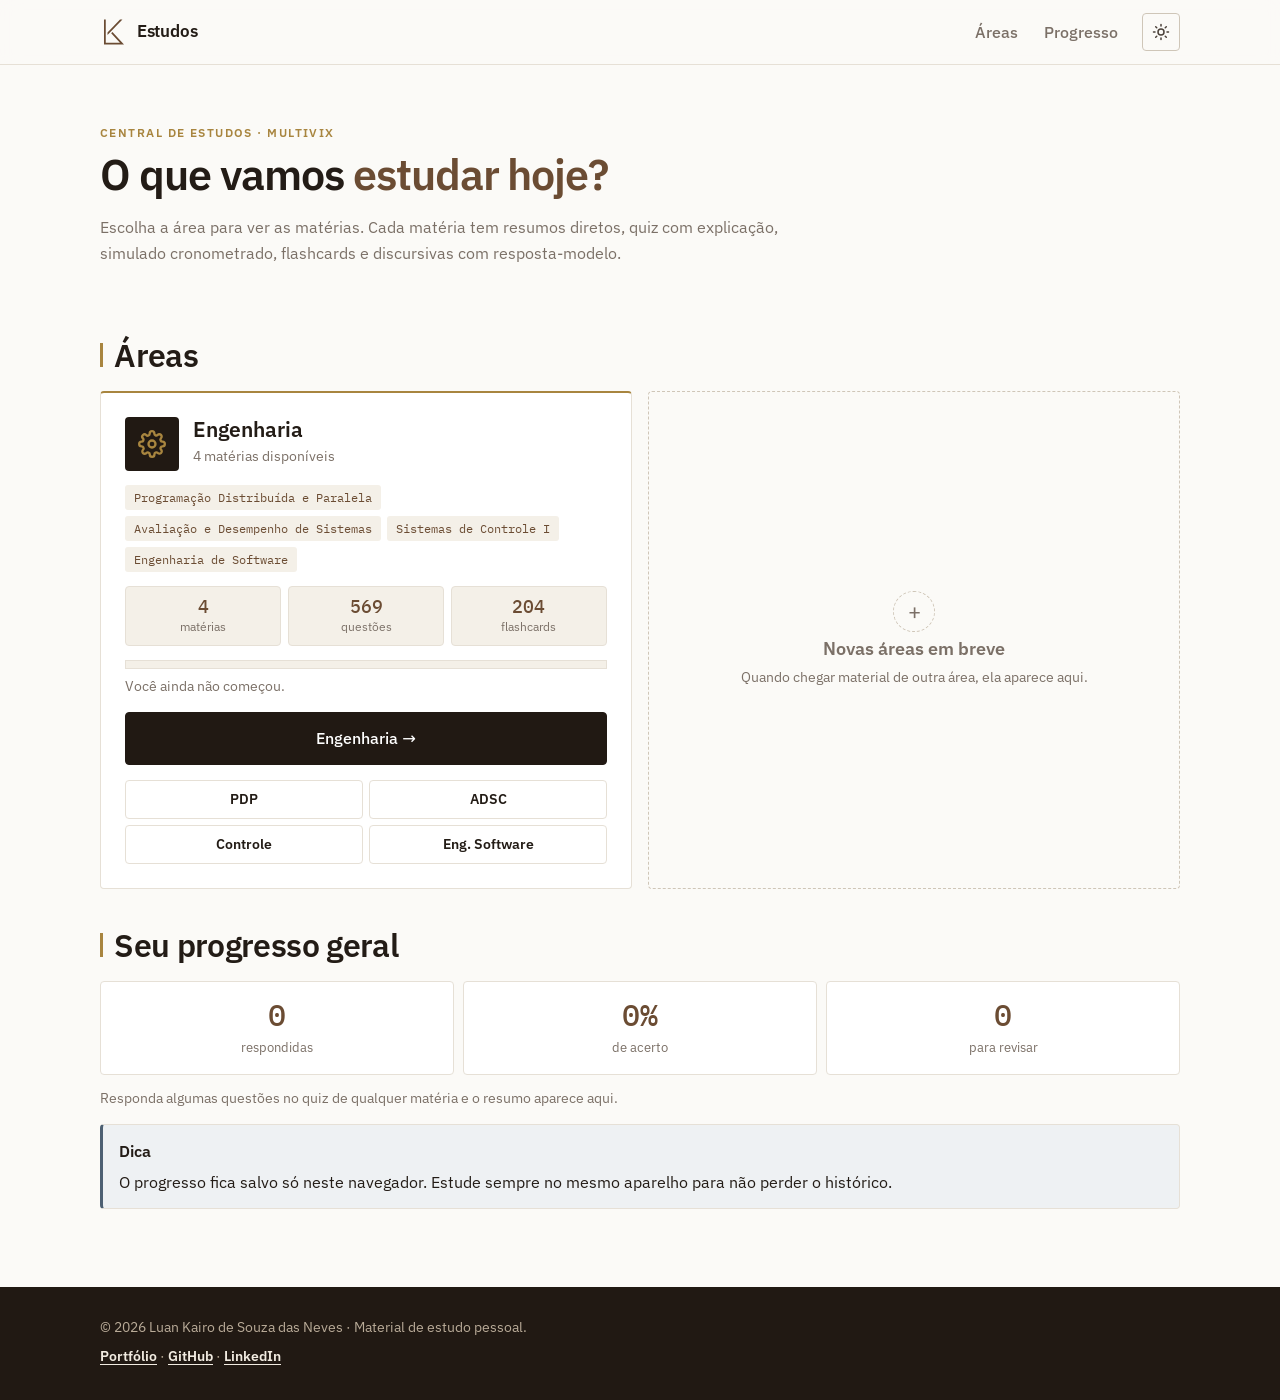
<file: index.html>
<!doctype html>
<html lang="pt-BR">
<head>
  <meta charset="utf-8">
  <meta name="viewport" content="width=device-width, initial-scale=1, viewport-fit=cover">
  <title>Estudos · Central de áreas</title>
  <meta name="description" content="Central de estudos: escolha a área e a matéria para acessar resumos, quiz, simulado, flashcards e discursivas.">
  <meta name="author" content="Luan Kairo de Souza das Neves">
  <meta name="theme-color" content="#fbfaf7" media="(prefers-color-scheme: light)">
  <meta name="theme-color" content="#15100c" media="(prefers-color-scheme: dark)">
  <link rel="icon" type="image/svg+xml" href="data:image/svg+xml,%3Csvg xmlns='http://www.w3.org/2000/svg' viewBox='8 8 48 48'%3E%3Cpath fill='%23a8853f' d='M14.41 10 L17.52 10 L17.52 50.89 L42.49 50.89 L27 34.11 L29.29 32 L49.59 54 L14.41 54 Z M42.57 10 L46.88 10 L20.58 37.32 L20.58 32.84 Z'/%3E%3C/svg%3E">
  <link rel="stylesheet" href="css/style.css">
  <script>
    (() => {
      let t = null;
      try { t = localStorage.getItem('theme'); } catch (e) {}
      document.documentElement.dataset.theme = t || (matchMedia('(prefers-color-scheme: dark)').matches ? 'dark' : 'light');
    })();
  </script>
</head>
<body>
<header class="header">
  <nav class="container topbar" aria-label="Principal">
    <a class="brand" href="./">
      <svg class="mark" viewBox="0 0 64 64" width="28" height="28" aria-hidden="true">
        <rect width="64" height="64" rx="12"/>
        <path d="M14.41 10 L17.52 10 L17.52 50.89 L42.49 50.89 L27 34.11 L29.29 32 L49.59 54 L14.41 54 Z M42.57 10 L46.88 10 L20.58 37.32 L20.58 32.84 Z"/>
      </svg>
      <span>Estudos</span>
    </a>
    <ul class="menu" id="nav">
      <li><a href="#areas">Áreas</a></li>
      <li><a href="#progresso">Progresso</a></li>
    </ul>
    <button class="theme-toggle" id="theme-toggle" type="button" aria-label="Alternar modo escuro" title="Alternar tema">
      <svg class="icon-sun" width="18" height="18" viewBox="0 0 24 24" fill="none" stroke="currentColor" stroke-width="2" stroke-linecap="round" aria-hidden="true"><circle cx="12" cy="12" r="4"/><path d="M12 2v2M12 20v2M4.93 4.93l1.41 1.41M17.66 17.66l1.41 1.41M2 12h2M20 12h2M4.93 19.07l1.41-1.41M17.66 6.34l1.41-1.41"/></svg>
      <svg class="icon-moon" width="18" height="18" viewBox="0 0 24 24" fill="none" stroke="currentColor" stroke-width="2" stroke-linecap="round" stroke-linejoin="round" aria-hidden="true"><path d="M21 12.79A9 9 0 1 1 11.21 3 7 7 0 0 0 21 12.79z"/></svg>
    </button>
  </nav>
</header>

<main class="container">
  <div class="hero">
    <p class="eyebrow">Central de estudos · Multivix</p>
    <h1>O que vamos <em>estudar hoje?</em></h1>
    <p class="lead">Escolha a área para ver as matérias. Cada matéria tem resumos diretos, quiz com explicação, simulado cronometrado, flashcards e discursivas com resposta-modelo.</p>
  </div>

  <h2 class="section-title" id="areas">Áreas</h2>
  <div class="subjects">
    <article class="card subject area" data-subjects="pdp-progresso-v1:132,adsc-progresso-v1:166,ctrl-progresso-v1:134,es-progresso-v1:137">
      <div class="subject-head">
        <span class="badge" aria-hidden="true">
          <svg width="28" height="28" viewBox="0 0 24 24" fill="none" stroke="currentColor" stroke-width="2" stroke-linecap="round" stroke-linejoin="round"><circle cx="12" cy="12" r="3"/><path d="M19.4 15a1.65 1.65 0 0 0 .33 1.82l.06.06a2 2 0 1 1-2.83 2.83l-.06-.06a1.65 1.65 0 0 0-1.82-.33 1.65 1.65 0 0 0-1 1.51V21a2 2 0 1 1-4 0v-.09A1.65 1.65 0 0 0 9 19.4a1.65 1.65 0 0 0-1.82.33l-.06.06a2 2 0 1 1-2.83-2.83l.06-.06A1.65 1.65 0 0 0 4.68 15a1.65 1.65 0 0 0-1.51-1H3a2 2 0 1 1 0-4h.09A1.65 1.65 0 0 0 4.6 9a1.65 1.65 0 0 0-.33-1.82l-.06-.06a2 2 0 1 1 2.83-2.83l.06.06A1.65 1.65 0 0 0 9 4.68a1.65 1.65 0 0 0 1-1.51V3a2 2 0 1 1 4 0v.09a1.65 1.65 0 0 0 1 1.51 1.65 1.65 0 0 0 1.82-.33l.06-.06a2 2 0 1 1 2.83 2.83l-.06.06A1.65 1.65 0 0 0 19.4 9a1.65 1.65 0 0 0 1.51 1H21a2 2 0 1 1 0 4h-.09a1.65 1.65 0 0 0-1.51 1z"/></svg>
        </span>
        <div>
          <h3>Engenharia</h3>
          <p class="muted small">4 matérias disponíveis</p>
        </div>
      </div>
      <ul class="tags">
        <li class="tag">Programação Distribuída e Paralela</li>
        <li class="tag">Avaliação e Desempenho de Sistemas</li>
        <li class="tag">Sistemas de Controle I</li>
        <li class="tag">Engenharia de Software</li>
      </ul>
      <ul class="counts counts-3">
        <li><b>4</b><span>matérias</span></li>
        <li><b>569</b><span>questões</span></li>
        <li><b>204</b><span>flashcards</span></li>
      </ul>
      <div class="subject-prog">
        <div class="bar"><div></div></div>
        <p class="small muted prog-text">Você ainda não começou.</p>
      </div>
      <a class="btn btn-primary go" href="engenharia/">Engenharia →</a>
      <nav class="quick quick-2" aria-label="Ir direto para uma matéria de Engenharia">
        <a href="/estudo-programacao-distribuida/">PDP</a>
        <a href="/estudo-avaliacao-desempenho/">ADSC</a>
        <a href="/estudo-sistemas-controle/">Controle</a>
        <a href="/estudo-engenharia-software/">Eng. Software</a>
      </nav>
    </article>

    <div class="card area-soon" aria-label="Novas áreas em breve">
      <span class="soon-icon" aria-hidden="true">+</span>
      <h3>Novas áreas em breve</h3>
      <p class="muted small">Quando chegar material de outra área, ela aparece aqui.</p>
    </div>
  </div>

  <h2 class="section-title" id="progresso">Seu progresso geral</h2>
  <div class="stats">
    <div class="card stat"><b id="st-total">0</b><span>respondidas</span></div>
    <div class="card stat"><b id="st-acerto">0%</b><span>de acerto</span></div>
    <div class="card stat"><b id="st-erradas">0</b><span>para revisar</span></div>
  </div>
  <p class="small muted" id="st-dica">Responda algumas questões no quiz de qualquer matéria e o resumo aparece aqui.</p>
  <div class="callout info"><span class="ct">Dica</span>O progresso fica salvo só neste navegador. Estude sempre no mesmo aparelho para não perder o histórico.</div>
</main>

<footer class="footer">
  <div class="container">
    <p class="muted">© <span id="ano">2026</span> Luan Kairo de Souza das Neves · Material de estudo pessoal.</p>
    <p class="muted"><a href="https://luan-k10.github.io/">Portfólio</a> · <a href="https://github.com/luan-k10">GitHub</a> · <a href="https://www.linkedin.com/in/luankairo/">LinkedIn</a></p>
  </div>
</footer>

<script src="js/app.js"></script>
</body>
</html>
</file>
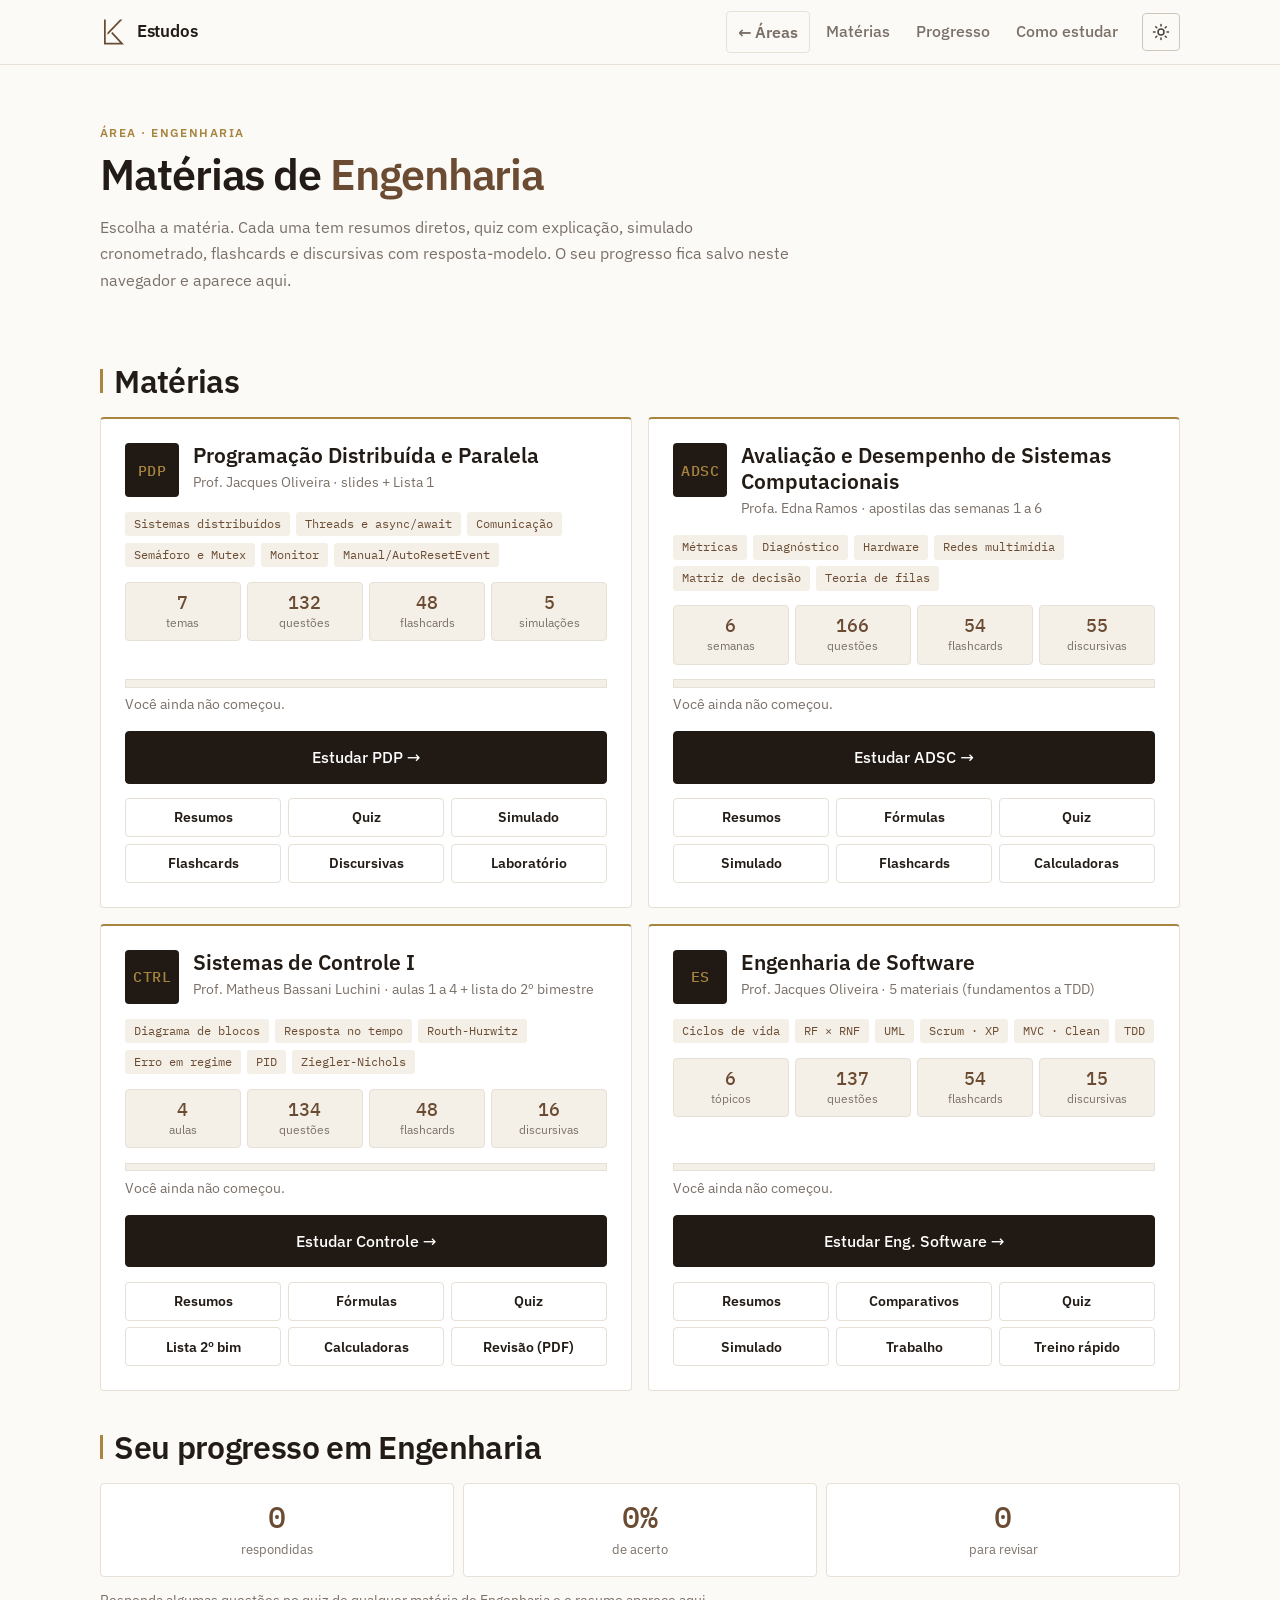
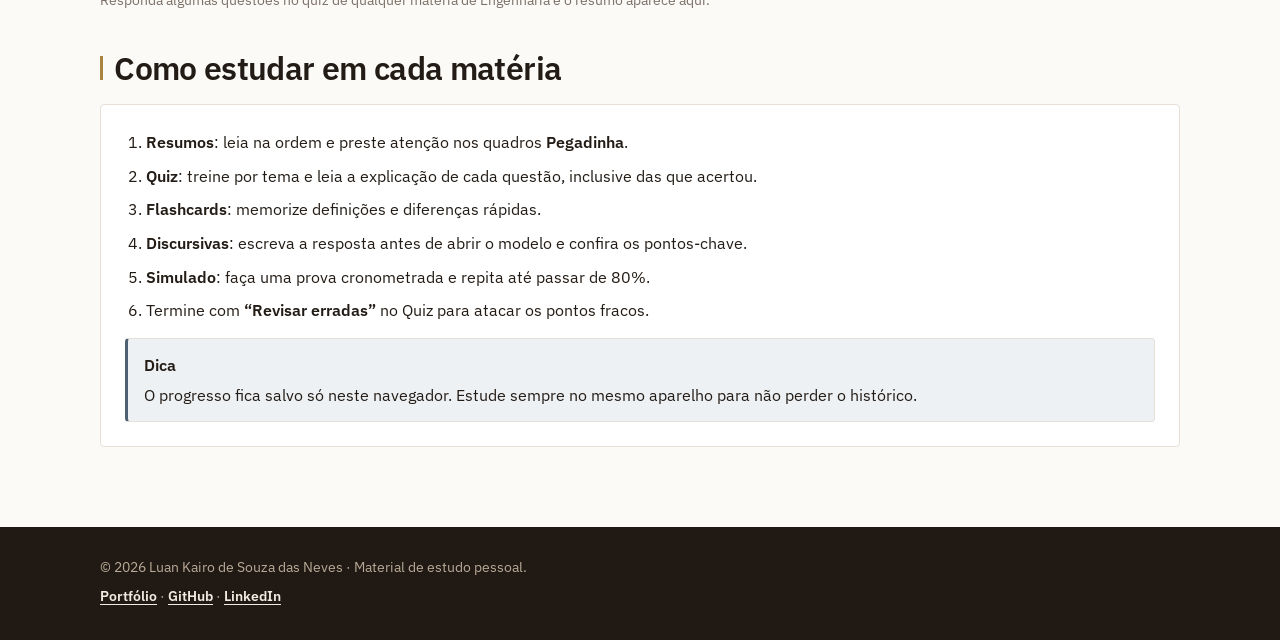
<file: engenharia/index.html>
<!doctype html>
<html lang="pt-BR">
<head>
  <meta charset="utf-8">
  <meta name="viewport" content="width=device-width, initial-scale=1, viewport-fit=cover">
  <title>Engenharia · Estudos</title>
  <meta name="description" content="Matérias de Engenharia: escolha a matéria e acesse resumos, quiz, simulado, flashcards e discursivas.">
  <meta name="author" content="Luan Kairo de Souza das Neves">
  <meta name="theme-color" content="#fbfaf7" media="(prefers-color-scheme: light)">
  <meta name="theme-color" content="#15100c" media="(prefers-color-scheme: dark)">
  <link rel="icon" type="image/svg+xml" href="data:image/svg+xml,%3Csvg xmlns='http://www.w3.org/2000/svg' viewBox='8 8 48 48'%3E%3Cpath fill='%23a8853f' d='M14.41 10 L17.52 10 L17.52 50.89 L42.49 50.89 L27 34.11 L29.29 32 L49.59 54 L14.41 54 Z M42.57 10 L46.88 10 L20.58 37.32 L20.58 32.84 Z'/%3E%3C/svg%3E">
  <link rel="stylesheet" href="../css/style.css">
  <script>
    (() => {
      let t = null;
      try { t = localStorage.getItem('theme'); } catch (e) {}
      document.documentElement.dataset.theme = t || (matchMedia('(prefers-color-scheme: dark)').matches ? 'dark' : 'light');
    })();
  </script>
</head>
<body>
<header class="header">
  <nav class="container topbar" aria-label="Principal">
    <a class="brand" href="/estudos/">
      <svg class="mark" viewBox="0 0 64 64" width="28" height="28" aria-hidden="true">
        <rect width="64" height="64" rx="12"/>
        <path d="M14.41 10 L17.52 10 L17.52 50.89 L42.49 50.89 L27 34.11 L29.29 32 L49.59 54 L14.41 54 Z M42.57 10 L46.88 10 L20.58 37.32 L20.58 32.84 Z"/>
      </svg>
      <span>Estudos</span>
    </a>
    <ul class="menu" id="nav">
      <li><a class="menu-home" href="/estudos/" title="Escolher outra área">← Áreas</a></li>
      <li><a href="#materias">Matérias</a></li>
      <li><a href="#progresso">Progresso</a></li>
      <li><a href="#como-estudar">Como estudar</a></li>
    </ul>
    <button class="theme-toggle" id="theme-toggle" type="button" aria-label="Alternar modo escuro" title="Alternar tema">
      <svg class="icon-sun" width="18" height="18" viewBox="0 0 24 24" fill="none" stroke="currentColor" stroke-width="2" stroke-linecap="round" aria-hidden="true"><circle cx="12" cy="12" r="4"/><path d="M12 2v2M12 20v2M4.93 4.93l1.41 1.41M17.66 17.66l1.41 1.41M2 12h2M20 12h2M4.93 19.07l1.41-1.41M17.66 6.34l1.41-1.41"/></svg>
      <svg class="icon-moon" width="18" height="18" viewBox="0 0 24 24" fill="none" stroke="currentColor" stroke-width="2" stroke-linecap="round" stroke-linejoin="round" aria-hidden="true"><path d="M21 12.79A9 9 0 1 1 11.21 3 7 7 0 0 0 21 12.79z"/></svg>
    </button>
  </nav>
</header>

<main class="container">
  <div class="hero">
    <p class="eyebrow">Área · Engenharia</p>
    <h1>Matérias de <em>Engenharia</em></h1>
    <p class="lead">Escolha a matéria. Cada uma tem resumos diretos, quiz com explicação, simulado cronometrado, flashcards e discursivas com resposta-modelo. O seu progresso fica salvo neste navegador e aparece aqui.</p>
  </div>

  <h2 class="section-title" id="materias">Matérias</h2>
  <div class="subjects">
    <article class="card subject" data-key="pdp-progresso-v1" data-total="132">
      <div class="subject-head">
        <span class="badge" aria-hidden="true">PDP</span>
        <div>
          <h3>Programação Distribuída e Paralela</h3>
          <p class="muted small">Prof. Jacques Oliveira · slides + Lista 1</p>
        </div>
      </div>
      <ul class="tags">
        <li class="tag">Sistemas distribuídos</li><li class="tag">Threads e async/await</li><li class="tag">Comunicação</li>
        <li class="tag">Semáforo e Mutex</li><li class="tag">Monitor</li><li class="tag">Manual/AutoResetEvent</li>
      </ul>
      <ul class="counts">
        <li><b>7</b><span>temas</span></li>
        <li><b>132</b><span>questões</span></li>
        <li><b>48</b><span>flashcards</span></li>
        <li><b>5</b><span>simulações</span></li>
      </ul>
      <div class="subject-prog">
        <div class="bar"><div></div></div>
        <p class="small muted prog-text">Você ainda não começou.</p>
      </div>
      <a class="btn btn-primary go" href="/estudo-programacao-distribuida/">Estudar PDP →</a>
      <nav class="quick" aria-label="Atalhos de PDP">
        <a href="/estudo-programacao-distribuida/#resumos">Resumos</a>
        <a href="/estudo-programacao-distribuida/#quiz">Quiz</a>
        <a href="/estudo-programacao-distribuida/#simulado">Simulado</a>
        <a href="/estudo-programacao-distribuida/#flash">Flashcards</a>
        <a href="/estudo-programacao-distribuida/#discursivas">Discursivas</a>
        <a href="/estudo-programacao-distribuida/#lab">Laboratório</a>
      </nav>
    </article>

    <article class="card subject" data-key="adsc-progresso-v1" data-total="166">
      <div class="subject-head">
        <span class="badge" aria-hidden="true">ADSC</span>
        <div>
          <h3>Avaliação e Desempenho de Sistemas Computacionais</h3>
          <p class="muted small">Profa. Edna Ramos · apostilas das semanas 1 a 6</p>
        </div>
      </div>
      <ul class="tags">
        <li class="tag">Métricas</li><li class="tag">Diagnóstico</li><li class="tag">Hardware</li>
        <li class="tag">Redes multimídia</li><li class="tag">Matriz de decisão</li><li class="tag">Teoria de filas</li>
      </ul>
      <ul class="counts">
        <li><b>6</b><span>semanas</span></li>
        <li><b>166</b><span>questões</span></li>
        <li><b>54</b><span>flashcards</span></li>
        <li><b>55</b><span>discursivas</span></li>
      </ul>
      <div class="subject-prog">
        <div class="bar"><div></div></div>
        <p class="small muted prog-text">Você ainda não começou.</p>
      </div>
      <a class="btn btn-primary go" href="/estudo-avaliacao-desempenho/">Estudar ADSC →</a>
      <nav class="quick" aria-label="Atalhos de ADSC">
        <a href="/estudo-avaliacao-desempenho/#resumos">Resumos</a>
        <a href="/estudo-avaliacao-desempenho/#formulas">Fórmulas</a>
        <a href="/estudo-avaliacao-desempenho/#quiz">Quiz</a>
        <a href="/estudo-avaliacao-desempenho/#simulado">Simulado</a>
        <a href="/estudo-avaliacao-desempenho/#flash">Flashcards</a>
        <a href="/estudo-avaliacao-desempenho/#calc">Calculadoras</a>
      </nav>
    </article>
    <article class="card subject" data-key="ctrl-progresso-v1" data-total="134">
      <div class="subject-head">
        <span class="badge" aria-hidden="true">CTRL</span>
        <div>
          <h3>Sistemas de Controle I</h3>
          <p class="muted small">Prof. Matheus Bassani Luchini · aulas 1 a 4 + lista do 2º bimestre</p>
        </div>
      </div>
      <ul class="tags">
        <li class="tag">Diagrama de blocos</li><li class="tag">Resposta no tempo</li><li class="tag">Routh-Hurwitz</li>
        <li class="tag">Erro em regime</li><li class="tag">PID</li><li class="tag">Ziegler-Nichols</li>
      </ul>
      <ul class="counts">
        <li><b>4</b><span>aulas</span></li>
        <li><b>134</b><span>questões</span></li>
        <li><b>48</b><span>flashcards</span></li>
        <li><b>16</b><span>discursivas</span></li>
      </ul>
      <div class="subject-prog">
        <div class="bar"><div></div></div>
        <p class="small muted prog-text">Você ainda não começou.</p>
      </div>
      <a class="btn btn-primary go" href="/estudo-sistemas-controle/">Estudar Controle →</a>
      <nav class="quick" aria-label="Atalhos de Sistemas de Controle">
        <a href="/estudo-sistemas-controle/#resumos">Resumos</a>
        <a href="/estudo-sistemas-controle/#formulas">Fórmulas</a>
        <a href="/estudo-sistemas-controle/#quiz">Quiz</a>
        <a href="/estudo-sistemas-controle/#disc">Lista 2º bim</a>
        <a href="/estudo-sistemas-controle/#calc">Calculadoras</a>
        <a href="/estudo-sistemas-controle/revisao-completa-2bim.pdf">Revisão (PDF)</a>
      </nav>
    </article>

    <article class="card subject" data-key="es-progresso-v1" data-total="137">
      <div class="subject-head">
        <span class="badge" aria-hidden="true">ES</span>
        <div>
          <h3>Engenharia de Software</h3>
          <p class="muted small">Prof. Jacques Oliveira · 5 materiais (fundamentos a TDD)</p>
        </div>
      </div>
      <ul class="tags">
        <li class="tag">Ciclos de vida</li><li class="tag">RF × RNF</li><li class="tag">UML</li>
        <li class="tag">Scrum · XP</li><li class="tag">MVC · Clean</li><li class="tag">TDD</li>
      </ul>
      <ul class="counts">
        <li><b>6</b><span>tópicos</span></li>
        <li><b>137</b><span>questões</span></li>
        <li><b>54</b><span>flashcards</span></li>
        <li><b>15</b><span>discursivas</span></li>
      </ul>
      <div class="subject-prog">
        <div class="bar"><div></div></div>
        <p class="small muted prog-text">Você ainda não começou.</p>
      </div>
      <a class="btn btn-primary go" href="/estudo-engenharia-software/">Estudar Eng. Software →</a>
      <nav class="quick" aria-label="Atalhos de Engenharia de Software">
        <a href="/estudo-engenharia-software/#resumos">Resumos</a>
        <a href="/estudo-engenharia-software/#compare">Comparativos</a>
        <a href="/estudo-engenharia-software/#quiz">Quiz</a>
        <a href="/estudo-engenharia-software/#simulado">Simulado</a>
        <a href="/estudo-engenharia-software/#disc">Trabalho</a>
        <a href="/estudo-engenharia-software/#treino">Treino rápido</a>
      </nav>
    </article>
  </div>

  <h2 class="section-title" id="progresso">Seu progresso em Engenharia</h2>
  <div class="stats">
    <div class="card stat"><b id="st-total">0</b><span>respondidas</span></div>
    <div class="card stat"><b id="st-acerto">0%</b><span>de acerto</span></div>
    <div class="card stat"><b id="st-erradas">0</b><span>para revisar</span></div>
  </div>
  <p class="small muted" id="st-dica">Responda algumas questões no quiz de qualquer matéria de Engenharia e o resumo aparece aqui.</p>

  <h2 class="section-title" id="como-estudar">Como estudar em cada matéria</h2>
  <div class="card">
    <ol class="steps">
      <li><b>Resumos</b>: leia na ordem e preste atenção nos quadros <b>Pegadinha</b>.</li>
      <li><b>Quiz</b>: treine por tema e leia a explicação de cada questão, inclusive das que acertou.</li>
      <li><b>Flashcards</b>: memorize definições e diferenças rápidas.</li>
      <li><b>Discursivas</b>: escreva a resposta antes de abrir o modelo e confira os pontos-chave.</li>
      <li><b>Simulado</b>: faça uma prova cronometrada e repita até passar de 80%.</li>
      <li>Termine com <b>“Revisar erradas”</b> no Quiz para atacar os pontos fracos.</li>
    </ol>
    <div class="callout info"><span class="ct">Dica</span>O progresso fica salvo só neste navegador. Estude sempre no mesmo aparelho para não perder o histórico.</div>
  </div>
</main>

<footer class="footer">
  <div class="container">
    <p class="muted">© <span id="ano">2026</span> Luan Kairo de Souza das Neves · Material de estudo pessoal.</p>
    <p class="muted"><a href="https://luan-k10.github.io/">Portfólio</a> · <a href="https://github.com/luan-k10">GitHub</a> · <a href="https://www.linkedin.com/in/luankairo/">LinkedIn</a></p>
  </div>
</footer>

<script src="../js/app.js"></script>
</body>
</html>
</file>
<file: css/style.css>
@font-face { font-family: 'IBM Plex Sans'; font-style: normal; font-weight: 400; font-display: swap; src: url('../fonts/ibm-plex-sans-latin-400-normal.woff2') format('woff2'); }
@font-face { font-family: 'IBM Plex Sans'; font-style: normal; font-weight: 500; font-display: swap; src: url('../fonts/ibm-plex-sans-latin-500-normal.woff2') format('woff2'); }
@font-face { font-family: 'IBM Plex Sans'; font-style: normal; font-weight: 600; font-display: swap; src: url('../fonts/ibm-plex-sans-latin-600-normal.woff2') format('woff2'); }
@font-face { font-family: 'IBM Plex Mono'; font-style: normal; font-weight: 400; font-display: swap; src: url('../fonts/ibm-plex-mono-latin-400-normal.woff2') format('woff2'); }
@font-face { font-family: 'IBM Plex Mono'; font-style: normal; font-weight: 500; font-display: swap; src: url('../fonts/ibm-plex-mono-latin-500-normal.woff2') format('woff2'); }

/* Identidade visual Luan Kairo: marrom e dourado, IBM Plex, claro/escuro. Mobile-first. */
:root {
  --bg: #fbfaf7;
  --bg-elev: #ffffff;
  --bg-sunk: #f4f0e8;
  --text: #231c16;
  --body: #4a4038;
  --muted: #7b7067;
  --border: #e6e0d6;
  --line-strong: #cfc6b8;
  --accent: #6b4c33;
  --accent-soft: #f4f0e8;
  --accent-fill: #211913;
  --on-accent: #ffffff;
  --gold: #a8853f;
  --gold-soft: #f6efe0;
  --mark-bg: #211913;
  --mark-fg: #a8853f;
  --deep: #211913;
  --deep-text: #f1ebe1;
  --deep-body: #b9ab98;
  --ok: #3d6b35;
  --ok-soft: #edf2e6;
  --bad: #a33a2c;
  --bad-soft: #f8ebe6;
  --warn: #8a6514;
  --warn-soft: #f6efe0;
  --info: #4d6072;
  --info-soft: #eef1f3;
  --shadow: none;
  --radius: 4px;
  --maxw: 1080px;
  --sans: 'IBM Plex Sans', system-ui, -apple-system, 'Segoe UI', Roboto, sans-serif;
  --mono: 'IBM Plex Mono', ui-monospace, SFMono-Regular, Consolas, monospace;
  color-scheme: light;
}

:root[data-theme='dark'] {
  --bg: #15100c;
  --bg-elev: #1d1611;
  --bg-sunk: #271e17;
  --text: #f2ece3;
  --body: #c8bbaa;
  --muted: #978a79;
  --border: #2f251d;
  --line-strong: #463829;
  --accent: #c9a874;
  --accent-soft: #271e17;
  --accent-fill: #c49b4e;
  --on-accent: #15100c;
  --gold: #c49b4e;
  --gold-soft: #2a2016;
  --mark-bg: #c49b4e;
  --mark-fg: #15100c;
  --deep: #0e0a07;
  --ok: #8fb87f;
  --ok-soft: #1c2417;
  --bad: #e08a7a;
  --bad-soft: #2c1814;
  --warn: #d6b46a;
  --warn-soft: #2a2016;
  --info: #9fb3c6;
  --info-soft: #1c2228;
  color-scheme: dark;
}


*, *::before, *::after { box-sizing: border-box; }

html {
  scroll-behavior: smooth;
  scroll-padding-top: 7rem;
  -webkit-text-size-adjust: 100%;
  text-size-adjust: 100%;
}
@media (prefers-reduced-motion: reduce) { html { scroll-behavior: auto; } }

body {
  margin: 0;
  font-family: var(--sans);
  font-size: 1rem;
  line-height: 1.65;
  background: var(--bg);
  color: var(--text);
  transition: background-color .2s, color .2s;
  overflow-wrap: break-word;
  min-width: 0;
}

img, svg { max-width: 100%; }
a { color: var(--accent); text-underline-offset: 3px; }
h1, h2, h3, h4 { line-height: 1.25; margin: 0 0 .5rem; }
h3 { margin-top: 1.6rem; font-size: 1.12rem; }
h4 { margin-top: 1.1rem; font-size: 1rem; }
p { margin: 0 0 .8rem; }
ul, ol { padding-left: 1.25rem; margin: 0 0 .9rem; }
li { margin-bottom: .3rem; }
code, .mono { font-family: var(--mono); font-size: .92em; }
.hidden { display: none !important; }
.muted { color: var(--muted); }
.small { font-size: .88rem; }
.center { text-align: center; }

.container { width: min(100% - 1.5rem, var(--maxw)); margin-inline: auto; }
@media (min-width: 600px) { .container { width: min(100% - 2.5rem, var(--maxw)); } }

/* ---------- Header ---------- */
.header {
  position: sticky; top: 0; z-index: 20;
  -webkit-backdrop-filter: blur(10px);
  backdrop-filter: blur(10px);
  background: color-mix(in srgb, var(--bg) 85%, transparent);
  border-bottom: 1px solid var(--border);
}
.topbar {
  display: grid; grid-template-columns: minmax(0, 1fr) auto; align-items: center;
  column-gap: .75rem; padding-top: .5rem;
}
.brand {
  grid-column: 1; grid-row: 1; justify-self: start;
  display: inline-flex; align-items: center; gap: .55rem; min-width: 0; max-width: 100%;
  font-weight: 600; font-size: 1.05rem; color: var(--text); text-decoration: none; min-height: 2.6rem;
}
.topbar .theme-toggle { grid-column: 2; grid-row: 1; }
.topbar .menu { grid-column: 1 / -1; grid-row: 2; margin-top: .35rem; }
.brand span { white-space: nowrap; overflow: hidden; text-overflow: ellipsis; }
.brand small { font-weight: 600; color: var(--muted); font-size: .85rem; }
.mark { flex: none; }
.mark rect { fill: var(--accent-fill); }
.mark path { fill: var(--on-accent); }

.theme-toggle {
  flex: none; display: inline-grid; place-items: center;
  width: 2.4rem; height: 2.4rem; border-radius: var(--radius);
  border: 1px solid var(--border); background: var(--bg-elev); color: var(--text); cursor: pointer;
}
.theme-toggle .icon-moon { display: none; }
[data-theme='dark'] .theme-toggle .icon-sun { display: none; }
[data-theme='dark'] .theme-toggle .icon-moon { display: inline; }

.menu {
  display: flex; gap: .25rem; list-style: none; margin: 0; padding: 0 0 .45rem;
  overflow-x: auto; -webkit-overflow-scrolling: touch; scrollbar-width: none;
}
.menu::-webkit-scrollbar { display: none; }
.menu li { margin: 0; flex: none; }
.menu button {
  display: block; padding: .4rem .7rem; border-radius: var(--radius); border: 0; background: none;
  color: var(--muted); font: inherit; font-weight: 500; white-space: nowrap; cursor: pointer;
}
.menu button:hover { color: var(--text); background: var(--accent-soft); }
.menu button.active { color: var(--accent); background: var(--accent-soft); font-weight: 600; }

@media (min-width: 1000px) {
  .topbar { grid-template-columns: auto minmax(0, 1fr) auto; min-height: 4rem; padding-top: 0; }
  .topbar .menu { grid-column: 2; grid-row: 1; margin: 0; padding: 0; justify-content: flex-end; }
  .topbar .theme-toggle { grid-column: 3; }
}

/* ---------- Layout ---------- */
main { padding-block: 1.5rem 3rem; min-height: 70vh; }
@media (min-width: 760px) { main { padding-block: 2.5rem 4rem; } }
.view { display: none; }
.view.active { display: block; animation: fade .25s ease; }
@keyframes fade { from { opacity: 0; transform: translateY(4px); } to { opacity: 1; transform: none; } }

.section-title {
  font-size: clamp(1.35rem, 5vw, 2rem);
  margin-bottom: 1rem; display: flex; align-items: center; gap: .7rem;
}
.section-title::before {
  content: ''; flex: none; width: .45rem; height: 1.5rem; border-radius: 4px; background: var(--accent);
}
.lead { color: var(--muted); margin-bottom: 1.5rem; max-width: 70ch; }

.card {
  background: var(--bg-elev); border: 1px solid var(--border); border-radius: var(--radius);
  box-shadow: var(--shadow); padding: 1.1rem; margin-bottom: 1rem; min-width: 0;
}
@media (min-width: 600px) { .card { padding: 1.5rem; } }
.card > :last-child { margin-bottom: 0; }

.grid { display: grid; gap: 1rem; grid-template-columns: repeat(auto-fit, minmax(min(100%, 240px), 1fr)); }
.grid > * { min-width: 0; margin-bottom: 0; }
.grid-2 { display: grid; gap: 1rem; grid-template-columns: 1fr; }
@media (min-width: 760px) { .grid-2 { grid-template-columns: 1fr 1fr; } }
.grid-2 > * { min-width: 0; }

/* ---------- Hero ---------- */
.hero { padding: 1.25rem 0 .5rem; }
.eyebrow { color: var(--accent); font-weight: 600; font-size: .85rem; letter-spacing: .04em; text-transform: uppercase; margin-bottom: .4rem; }
.hero h1 { font-size: clamp(1.6rem, 6.5vw, 2.7rem); letter-spacing: -.02em; margin-bottom: .8rem; }
.hero h1 em { font-style: normal; color: var(--accent); }
.hero .actions { display: flex; flex-wrap: wrap; gap: .6rem; margin: 1.2rem 0 1.6rem; }

.stats { display: grid; grid-template-columns: repeat(3, minmax(0, 1fr)); gap: .6rem; margin-bottom: 1rem; }
.stat { text-align: center; padding: .9rem .5rem; margin: 0; }
.stat b { display: block; font-size: clamp(1.3rem, 5vw, 1.9rem); color: var(--accent); line-height: 1.2; }
.stat span { font-size: .8rem; color: var(--muted); }

.prog-row { display: grid; grid-template-columns: minmax(0, 1fr) auto; gap: .2rem .75rem; align-items: center; margin: .55rem 0; font-size: .92rem; }
.prog-row .bar { grid-column: 1 / -1; }
@media (min-width: 600px) {
  .prog-row { grid-template-columns: minmax(0, 15rem) minmax(0, 1fr) 3.5rem; }
  .prog-row .bar { grid-column: auto; }
  .prog-row > span:last-child { text-align: right; }
}
.bar { height: .55rem; background: var(--bg-sunk); border-radius: 99px; overflow: hidden; border: 1px solid var(--border); }
.bar > div { height: 100%; background: var(--accent-fill); border-radius: 99px; transition: width .4s; }

.feature { display: flex; flex-direction: column; gap: .3rem; cursor: pointer; text-align: left; font: inherit; color: inherit; transition: transform .15s, border-color .15s; }
.feature:hover { transform: translateY(-2px); border-color: var(--accent); }
.feature .ico { font-size: 1.5rem; }
.feature b { font-size: 1.02rem; }
.feature span { color: var(--muted); font-size: .9rem; }

/* ---------- Tags / buttons ---------- */
.tags { display: flex; flex-wrap: wrap; gap: .4rem; padding: 0; margin: 0 0 .8rem; list-style: none; }
.tag { font-size: .78rem; padding: .15rem .6rem; border-radius: 999px; background: var(--accent-soft); color: var(--accent); font-weight: 600; margin: 0; }

.btn {
  display: inline-flex; align-items: center; justify-content: center; gap: .45rem;
  padding: .6rem 1rem; border-radius: var(--radius); font: inherit; font-weight: 600; text-decoration: none;
  border: 1px solid var(--border); color: var(--text); background: var(--bg-elev); cursor: pointer;
  transition: transform .15s, border-color .15s, background-color .15s; text-align: center;
}
.btn:hover:not(:disabled) { transform: translateY(-1px); border-color: var(--accent); }
.btn:disabled { opacity: .45; cursor: not-allowed; }
.btn-primary { background: var(--accent-fill); border-color: var(--accent-fill); color: var(--on-accent); }
.btn-sm { padding: .35rem .7rem; font-size: .88rem; }
.btn-warn { border-color: var(--warn); color: var(--warn); }

.chips { display: flex; gap: .4rem; overflow-x: auto; padding-bottom: .4rem; margin-bottom: 1rem; scrollbar-width: thin; }
.chips button {
  flex: none; font: inherit; font-size: .88rem; padding: .35rem .8rem; border-radius: 999px; cursor: pointer;
  border: 1px solid var(--border); background: var(--bg-elev); color: var(--muted); white-space: nowrap;
}
.chips button.active { background: var(--accent-fill); border-color: var(--accent-fill); color: var(--on-accent); font-weight: 600; }

:focus-visible { outline: 2px solid var(--accent); outline-offset: 2px; }

/* ---------- Footer ---------- */
.footer { border-top: 1px solid var(--border); padding-block: 1.75rem; font-size: .9rem; }
.footer p { margin: 0 0 .3rem; }
.footer a { font-weight: 600; }

/* ---------- Central de estudos ---------- */
.menu a {
  display: block; padding: .4rem .7rem; border-radius: var(--radius); color: var(--muted);
  font-weight: 500; white-space: nowrap; text-decoration: none;
}
.menu a:hover { color: var(--text); background: var(--accent-soft); }

.section-title[id] { scroll-margin-top: 7rem; }
h2.section-title { margin-top: 2.25rem; }

.subjects { display: grid; gap: 1rem; grid-template-columns: 1fr; }
@media (min-width: 860px) { .subjects { grid-template-columns: 1fr 1fr; } }
.subject { display: flex; flex-direction: column; gap: .9rem; margin: 0; border-top: 3px solid var(--gold); }
.subject > * { margin: 0; }
.subject-head { display: flex; gap: .85rem; align-items: flex-start; }
.subject-head > div { min-width: 0; }
.subject h3 { margin: 0 0 .15rem; font-size: clamp(1.1rem, 4.5vw, 1.3rem); }
.subject-head p { margin: 0; }
.badge {
  flex: none; display: grid; place-items: center; min-width: 3.4rem; height: 3.4rem; padding: 0 .4rem; border-radius: var(--radius);
  background: var(--accent-fill); color: var(--on-accent); font-weight: 600; font-size: .95rem; letter-spacing: .03em;
}

.counts { display: grid; grid-template-columns: repeat(4, minmax(0, 1fr)); gap: .4rem; list-style: none; padding: 0; }
.counts li {
  margin: 0; text-align: center; padding: .5rem .2rem; border-radius: var(--radius);
  background: var(--bg-sunk); border: 1px solid var(--border); min-width: 0;
}
.counts b { display: block; font-size: 1.15rem; color: var(--accent); line-height: 1.2; }
.counts span { display: block; font-size: .74rem; color: var(--muted); overflow: hidden; text-overflow: ellipsis; }

.subject-prog { margin-top: auto; }
.subject-prog .prog-text { margin: .35rem 0 0; }
.subject .go { width: 100%; padding-block: .75rem; font-size: 1.02rem; }

.quick { display: grid; grid-template-columns: repeat(2, minmax(0, 1fr)); gap: .4rem; }
@media (min-width: 480px) { .quick { grid-template-columns: repeat(3, minmax(0, 1fr)); } }
.quick a {
  display: block; padding: .45rem .5rem; border-radius: var(--radius); border: 1px solid var(--border);
  background: var(--bg-elev); color: var(--text); text-decoration: none; font-size: .86rem; font-weight: 600;
  text-align: center; white-space: nowrap; overflow: hidden; text-overflow: ellipsis;
}
.quick a:hover { border-color: var(--accent); color: var(--accent); }

#st-dica { margin-top: -.25rem; }
.steps { padding-left: 1.3rem; }
.steps li { margin-bottom: .45rem; }

/* ---------- Callout ---------- */
.callout { border-radius: var(--radius); padding: .8rem 1rem; margin: .9rem 0; border: 1px solid var(--border); border-left: 3px solid var(--gold); background: var(--accent-soft); }
.callout > :last-child { margin-bottom: 0; }
.callout.info { border-left-color: var(--info); background: var(--info-soft); }
.callout.warn { border-left-color: var(--warn); background: var(--warn-soft); }
.callout.ok { border-left-color: var(--ok); background: var(--ok-soft); }
.callout .ct { display: block; font-weight: 600; margin-bottom: .25rem; }

/* ---------- Áreas ---------- */
.menu a.menu-home { color: var(--muted); font-weight: 600; border: 1px solid var(--border); }
.menu a.menu-home:hover { color: var(--accent); border-color: var(--accent); background: transparent; }
.counts.counts-3 { grid-template-columns: repeat(3, minmax(0, 1fr)); }
.quick.quick-2 { grid-template-columns: repeat(2, minmax(0, 1fr)); }
.badge svg { display: block; }
.area-soon {
  margin: 0; display: flex; flex-direction: column; align-items: center; justify-content: center; text-align: center;
  gap: .35rem; min-height: 12rem; border: 2px dashed var(--border); background: transparent; box-shadow: none;
}
.area-soon h3 { margin: 0; font-size: 1.1rem; color: var(--muted); }
.area-soon p { margin: 0; max-width: 22rem; }
.soon-icon {
  display: grid; place-items: center; width: 2.6rem; height: 2.6rem; border-radius: 50%;
  border: 2px dashed var(--border); color: var(--muted); font-size: 1.4rem; font-weight: 600; line-height: 1;
}

/* ---------- Identidade visual (sobrescreve o tema anterior) ---------- */
body { font-family: var(--sans); -webkit-font-smoothing: antialiased; }
code, .mono, kbd, pre { font-family: var(--mono); }
h1, h2, h3, h4, b, strong, th { font-weight: 600; }
.mark rect { fill: var(--mark-bg); }
.mark path { fill: var(--mark-fg); }
.brand { font-weight: 600; letter-spacing: -.01em; }
.eyebrow { color: var(--gold); font: 600 .75rem/1.3 var(--sans); letter-spacing: .12em; text-transform: uppercase; }
.hero h1 { font-weight: 600; letter-spacing: -.025em; }
.section-title { font-weight: 600; letter-spacing: -.02em; }
.section-title::before { width: 3px; border-radius: 0; background: var(--gold); }
.card { box-shadow: none; }
.theme-toggle { border-radius: var(--radius); border-color: var(--line-strong); background: transparent; color: var(--body); }
.theme-toggle:hover { border-color: var(--gold); color: var(--text); }
.menu button, .menu a { border-radius: var(--radius); }
.btn { border-radius: var(--radius); font-weight: 500; border-color: var(--line-strong); }
.btn:hover:not(:disabled) { transform: none; border-color: var(--gold); }
.btn-primary { background: var(--accent-fill); border-color: var(--accent-fill); color: var(--on-accent); }
.btn-primary:hover:not(:disabled) { background: color-mix(in srgb, var(--accent-fill) 86%, var(--gold)); border-color: color-mix(in srgb, var(--accent-fill) 86%, var(--gold)); }
.tag { border-radius: 3px; background: var(--bg-sunk); color: var(--accent); font: 400 .76rem/1.5 var(--mono); padding: .2rem .55rem; }
.chips button { border-radius: var(--radius); border-color: var(--line-strong); }
.badge { border-radius: var(--radius); background: var(--mark-bg); color: var(--mark-fg); font-family: var(--mono); font-weight: 500; }
.stat b, .counts b { font-family: var(--mono); font-weight: 500; color: var(--accent); }
.bar { border-radius: 0; background: var(--bg-sunk); }
.bar > div { border-radius: 0; background: var(--gold); }
.callout { border-radius: var(--radius); border-left-width: 3px; border-left-color: var(--gold); background: var(--gold-soft); }
.footer { background: var(--deep); color: var(--deep-body); border-top: 0; }
.footer .muted { color: var(--deep-body); }
.footer a { color: var(--deep-text); }
.footer a:hover { color: var(--gold); }
::selection { background: color-mix(in srgb, var(--gold) 35%, transparent); }
:focus-visible { outline: 2px solid var(--gold); outline-offset: 2px; }
.subject { border-top: 2px solid var(--gold); }
.quick a:hover { border-color: var(--gold); color: var(--text); }
.area-soon { border: 1px dashed var(--line-strong); }
.soon-icon { border: 1px dashed var(--line-strong); font-weight: 400; }

/* Logo sem fundo */
.mark rect { fill: transparent; }
.mark path { fill: var(--accent); transform-box: fill-box; transform-origin: center; transform: scale(1.3); }

/* ---- Menu: nunca esconder itens (desce de linha se não couber) e indica rolagem ---- */
@media (min-width: 1000px) {
  .topbar .menu { justify-content: flex-start; }
  .topbar .menu > li:first-child { margin-left: auto; }
  .topbar.stack { grid-template-columns: minmax(0, 1fr) auto; min-height: 0; padding-top: .5rem; }
  .topbar.stack .menu { grid-column: 1 / -1; grid-row: 2; margin-top: .35rem; padding: 0 0 .45rem; }
  .topbar.stack .menu > li:first-child { margin-left: 0; }
  .topbar.stack .theme-toggle { grid-column: 2; }
}
.menu.fade-r { -webkit-mask-image: linear-gradient(to left, transparent 0, #000 2.5rem); mask-image: linear-gradient(to left, transparent 0, #000 2.5rem); }
.menu.fade-l { -webkit-mask-image: linear-gradient(to right, transparent 0, #000 2.5rem); mask-image: linear-gradient(to right, transparent 0, #000 2.5rem); }
.menu.fade-l.fade-r { -webkit-mask-image: linear-gradient(to right, transparent 0, #000 2.5rem, #000 calc(100% - 2.5rem), transparent 100%); mask-image: linear-gradient(to right, transparent 0, #000 2.5rem, #000 calc(100% - 2.5rem), transparent 100%); }
</file>
